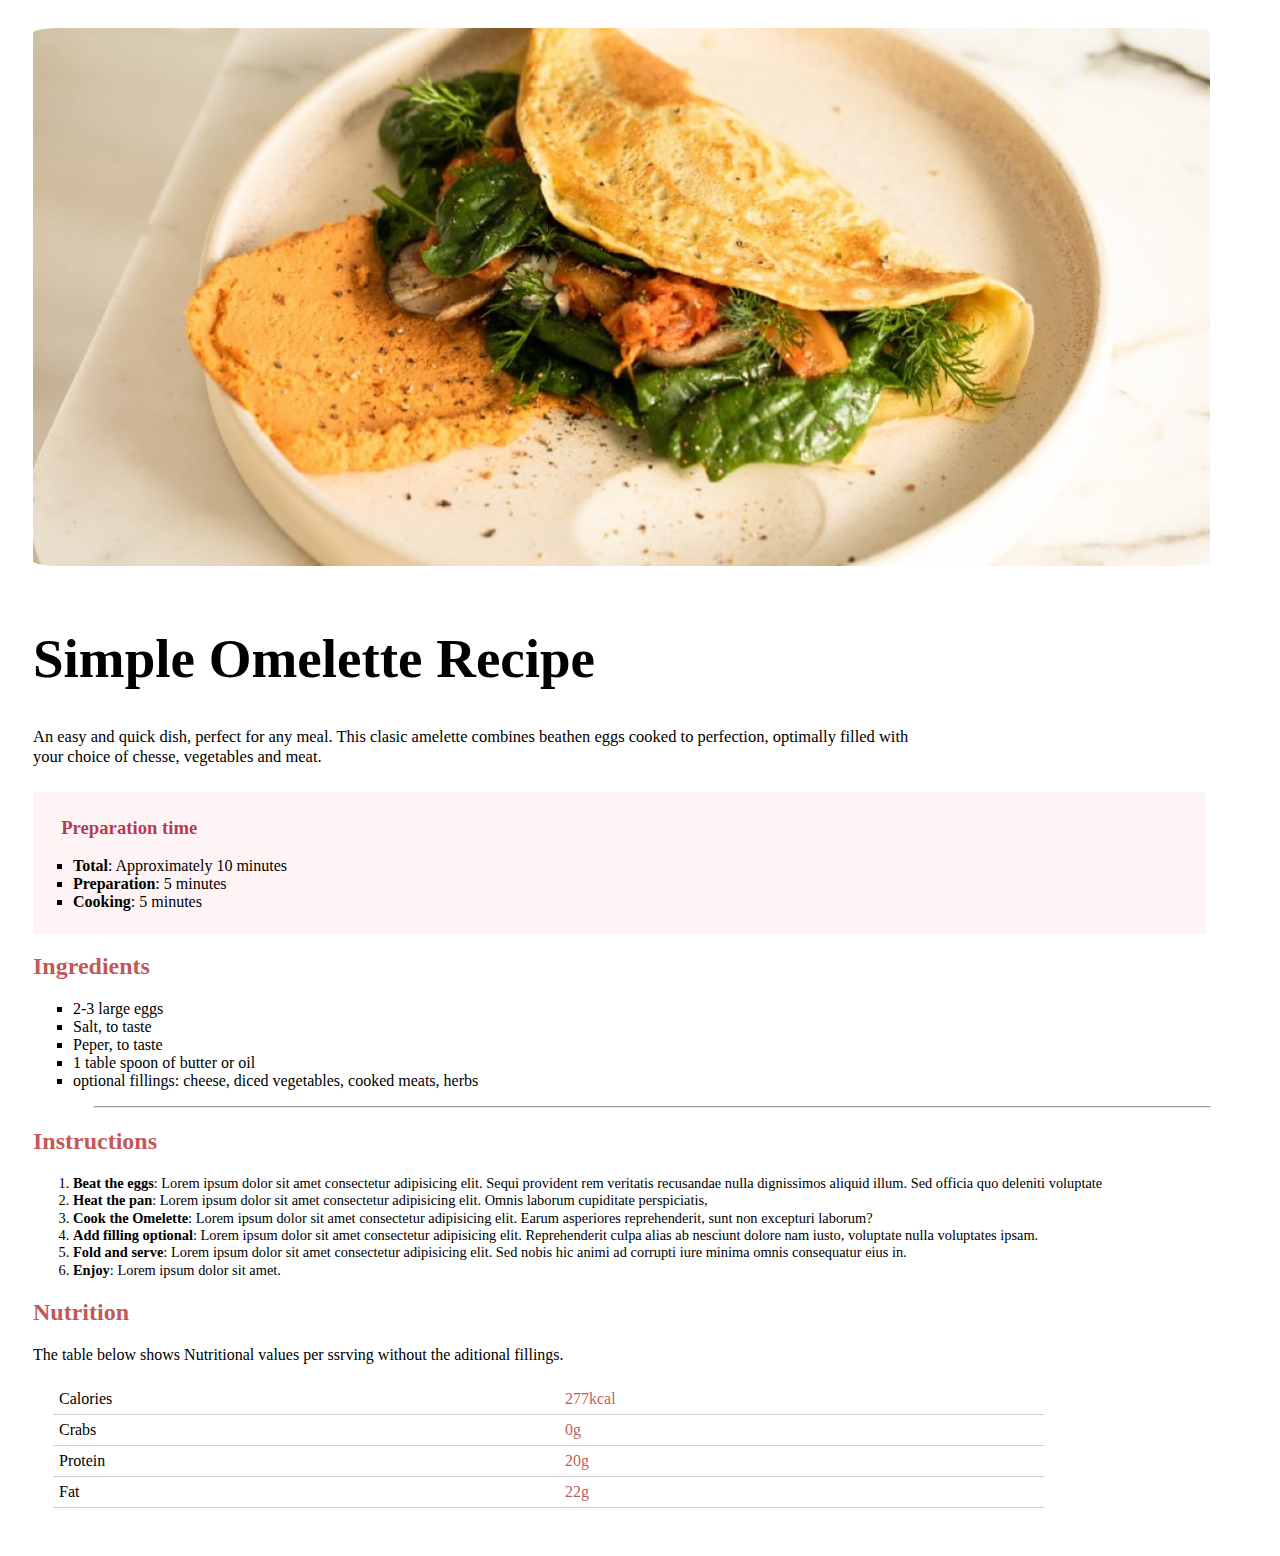
<file: index.html>
<!DOCTYPE html>
<html lang="en">
<head>
    <meta charset="UTF-8">
    <meta name="viewport" content="width=device-width, initial-scale=1.0">
    <link rel="stylesheet" href="style.css">
    <title>Document</title>
</head>
<main class="maincontent">
    <img src="image-omelette.jpeg" class="img" alt="Recipe">
    <h1 class="h1">Simple Omelette Recipe</h1>
    <section class="sec1">
        An easy and quick dish, perfect for any meal. This clasic amelette combines beathen eggs cooked to perfection, optimally filled with <br>your choice of chesse, vegetables and meat.
    </section>
    <section class="sec2">
        <h3 class="h3">Preparation time</h3>
        <ul class="ul1">
            <li><strong>Total</strong>: Approximately 10 minutes</li>
            <li><strong>Preparation</strong>: 5 minutes</li>
            <li><strong>Cooking</strong>: 5 minutes</li>
        </ul>
    </section>
        <h2 class="h23">Ingredients</h2>
        <section class="sec3">
        <ul class="ul2">
            <li>2-3 large eggs</li>
            <li>Salt, to taste</li>
            <li>Peper, to taste</li>
            <li>1 table spoon of butter or oil</li>
            <li>optional fillings: cheese, diced vegetables, cooked meats, herbs</li>
        </ul>
    </section>
    <hr>
            <h2 class="h24">Instructions</h2>
    <section class="sec4">
            <ol class="ol1">
                <li><b>Beat the eggs</b>: Lorem ipsum dolor sit amet consectetur adipisicing elit. Sequi provident rem veritatis recusandae nulla dignissimos aliquid illum. Sed officia quo deleniti voluptate</li>
                <li><b>Heat the pan</b>: Lorem ipsum dolor sit amet consectetur adipisicing elit. Omnis laborum cupiditate perspiciatis,</li>
                <li><b>Cook the Omelette</b>: Lorem ipsum dolor sit amet consectetur adipisicing elit. Earum asperiores reprehenderit, sunt non excepturi laborum?</li>
                <li><b>Add filling optional</b>: Lorem ipsum dolor sit amet consectetur adipisicing elit. Reprehenderit culpa alias ab nesciunt dolore nam iusto, voluptate nulla voluptates ipsam.</li>
                <li><b>Fold and serve</b>: Lorem ipsum dolor sit amet consectetur adipisicing elit. Sed nobis hic animi ad corrupti iure minima omnis consequatur eius in.</li>
                <li><b>Enjoy</b>: Lorem ipsum dolor sit amet.</li>
            </ol>
    </section>
    <div class="table">
        <h2 class="h25">Nutrition</h2>
        <p>The table below shows Nutritional values per ssrving without the aditional fillings.</p>
        <table class="Nutrition">
            <tbody>
                <tr>
                    <td>Calories</td>
                    <td>277kcal</td>
                </tr>
                <tr>
                    <td>Crabs</td>
                    <td>0g</td>
                </tr>
                <tr>
                    <td>Protein</td>
                    <td>20g</td>
                </tr>
                <tr>
                    <td>Fat</td>
                    <td>22g</td>
                </tr>
            </tbody>
        </table>
        </div>
 </main>
<body>

</body>
</html>
</file>
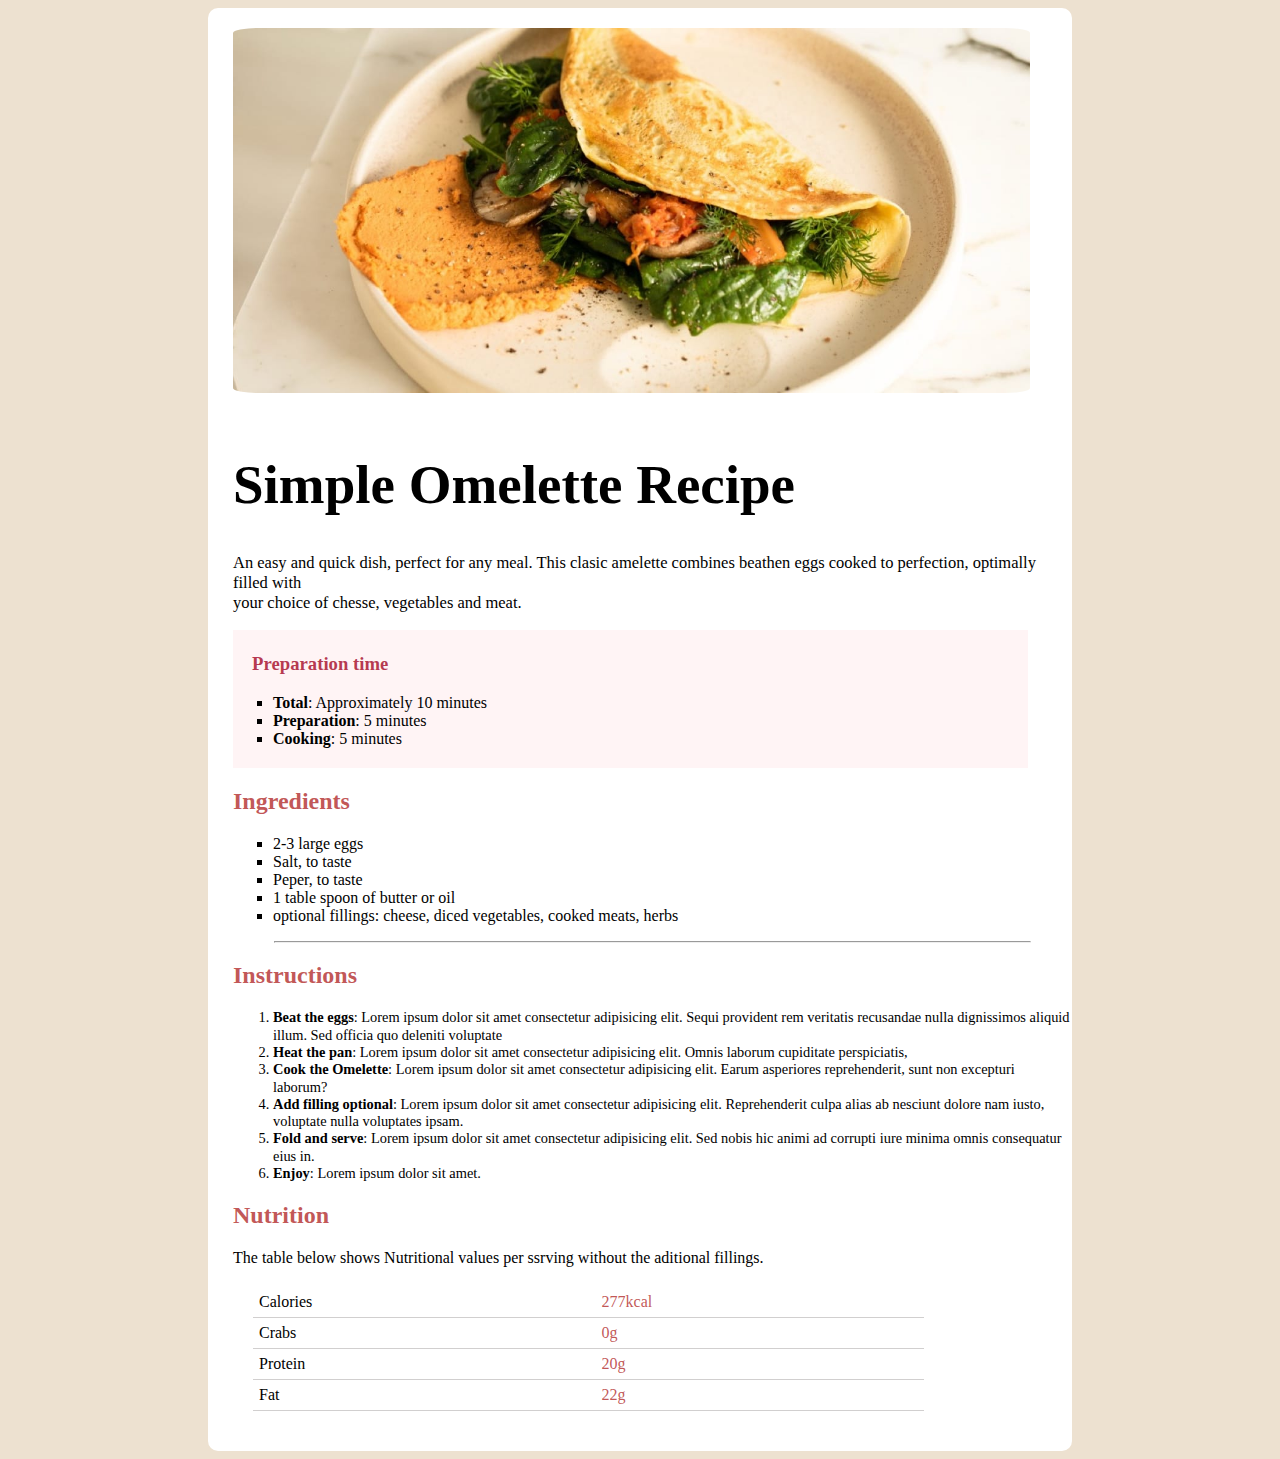
<file: My first challenge using table and css/index.html>
<!DOCTYPE html>
<html lang="en">
<head>
    <meta charset="UTF-8">
    <meta name="viewport" content="width=device-width, initial-scale=1.0">
    <link rel="stylesheet" href="styl.css">
    <title>Document</title>
</head>
<main class="maincontent">
    <img src="image-omelette.jpeg" class="img" alt="Recipe">
    <h1 class="h1">Simple Omelette Recipe</h1>
    <section class="sec1">
        An easy and quick dish, perfect for any meal. This clasic amelette combines beathen eggs cooked to perfection, optimally filled with <br>your choice of chesse, vegetables and meat.
    </section>
    <section class="sec2">
        <h3 class="h3">Preparation time</h3>
        <ul class="ul1">
            <li><strong>Total</strong>: Approximately 10 minutes</li>
            <li><strong>Preparation</strong>: 5 minutes</li>
            <li><strong>Cooking</strong>: 5 minutes</li>
        </ul>
    </section>
        <h2 class="h23">Ingredients</h2>
        <section class="sec3">
        <ul class="ul2">
            <li>2-3 large eggs</li>
            <li>Salt, to taste</li>
            <li>Peper, to taste</li>
            <li>1 table spoon of butter or oil</li>
            <li>optional fillings: cheese, diced vegetables, cooked meats, herbs</li>
        </ul>
    </section>
    <hr>
            <h2 class="h24">Instructions</h2>
    <section class="sec4">
            <ol class="ol1">
                <li><b>Beat the eggs</b>: Lorem ipsum dolor sit amet consectetur adipisicing elit. Sequi provident rem veritatis recusandae nulla dignissimos aliquid illum. Sed officia quo deleniti voluptate</li>
                <li><b>Heat the pan</b>: Lorem ipsum dolor sit amet consectetur adipisicing elit. Omnis laborum cupiditate perspiciatis,</li>
                <li><b>Cook the Omelette</b>: Lorem ipsum dolor sit amet consectetur adipisicing elit. Earum asperiores reprehenderit, sunt non excepturi laborum?</li>
                <li><b>Add filling optional</b>: Lorem ipsum dolor sit amet consectetur adipisicing elit. Reprehenderit culpa alias ab nesciunt dolore nam iusto, voluptate nulla voluptates ipsam.</li>
                <li><b>Fold and serve</b>: Lorem ipsum dolor sit amet consectetur adipisicing elit. Sed nobis hic animi ad corrupti iure minima omnis consequatur eius in.</li>
                <li><b>Enjoy</b>: Lorem ipsum dolor sit amet.</li>
            </ol>
    </section>
    <div class="table">
        <h2 class="h25">Nutrition</h2>
        <p>The table below shows Nutritional values per ssrving without the aditional fillings.</p>
        <table class="Nutrition">
            <tbody>
                <tr>
                    <td>Calories</td>
                    <td>277kcal</td>
                </tr>
                <tr>
                    <td>Crabs</td>
                    <td>0g</td>
                </tr>
                <tr>
                    <td>Protein</td>
                    <td>20g</td>
                </tr>
                <tr>
                    <td>Fat</td>
                    <td>22g</td>
                </tr>
            </tbody>
        </table>
        </div>
 </main>
<body>

</body>
</html>
</file>
<file: style.css>
font-size: Young Serif;
}
body{
    background-color: rgba(221, 197, 166, 0.527);
    padding-left: 200px;
    padding-right: 200px;
}
.img{
    width: 95%;
    padding-top: 20px;
    padding-bottom: 20px;
    border-radius: 25px;
    
}
.maincontent{
    background-color: white;
    padding-bottom: 20px;
    border-radius: 10px;
    padding-left: 25px; 
}
.h1{
    font-size:55px ;
}
.sec1{
    font-size: 16.5px;
    padding-bottom: 2%;
}
.sec2{
    background-color: rgba(255, 182, 193, 0.158);
    margin-right: 5.3%;
    padding-top: 0.5%;
    padding-bottom: 0.5%;
}
.h3{
    padding-left: 2.4%;
    color:rgba(172, 32, 57, 0.877);
}
.ul1{
    list-style: square;
}
.h23{
    color: rgba(180, 50, 50, 0.822);
}
.h24{
    color: rgba(180, 50, 50, 0.822);
}
.ul2{
    list-style: square;
    lighting-color: rgb(122, 0, 0);
}
.ol1{
    lighting-color: brown;
    line-height: 120%;
    font-size: 90%;
    text-align: left;
}
.h25{
    color: rgba(180, 50, 50, 0.822);
}
.sec5{
    padding-bottom: 20%;
}
table{
    width: 80%;
    margin: 20px;
}

.block{
    color: lightpink;
    padding-bottom: 5%;
    padding-left: 0.5%;
    size: 20%;
}

table, tr,td{
    border-bottom: 1px solid rgba(194, 191, 191, 0.753);
    border-collapse: collapse;
    text-align: center;
    text-align: left;
    padding: 6px;
}

table tr td:nth-of-type(2){
    color: rgba(180, 50, 50, 0.822);
}
hr{
    margin: auto;
    width: 90%;
    color:  rgba(194, 191, 191, 0.384);
}
</file>
<file: My first challenge using table and css/styl.css>
*{
    font-size: Young Serif;
}
body{
    background-color: rgba(221, 197, 166, 0.527);
    padding-left: 200px;
    padding-right: 200px;
}
.img{
    width: 95%;
    padding-top: 20px;
    padding-bottom: 20px;
    border-radius: 25px;
    
}
.maincontent{
    background-color: white;
    padding-bottom: 20px;
    border-radius: 10px;
    padding-left: 25px; 
}
.h1{
    font-size:55px ;
}
.sec1{
    font-size: 16.5px;
    padding-bottom: 2%;
}
.sec2{
    background-color: rgba(255, 182, 193, 0.158);
    margin-right: 5.3%;
    padding-top: 0.5%;
    padding-bottom: 0.5%;
}
.h3{
    padding-left: 2.4%;
    color:rgba(172, 32, 57, 0.877);
}
.ul1{
    list-style: square;
}
.h23{
    color: rgba(180, 50, 50, 0.822);
}
.h24{
    color: rgba(180, 50, 50, 0.822);
}
.ul2{
    list-style: square;
    lighting-color: rgb(122, 0, 0);
}
.ol1{
    lighting-color: brown;
    line-height: 120%;
    font-size: 90%;
    text-align: left;
}
.h25{
    color: rgba(180, 50, 50, 0.822);
}
.sec5{
    padding-bottom: 20%;
}
table{
    width: 80%;
    margin: 20px;
}

.block{
    color: lightpink;
    padding-bottom: 5%;
    padding-left: 0.5%;
    size: 20%;
}

table, tr,td{
    border-bottom: 1px solid rgba(194, 191, 191, 0.753);
    border-collapse: collapse;
    text-align: center;
    text-align: left;
    padding: 6px;
}

table tr td:nth-of-type(2){
    color: rgba(180, 50, 50, 0.822);
}
hr{
    margin: auto;
    width: 90%;
    color:  rgba(194, 191, 191, 0.384);
}
</file>
